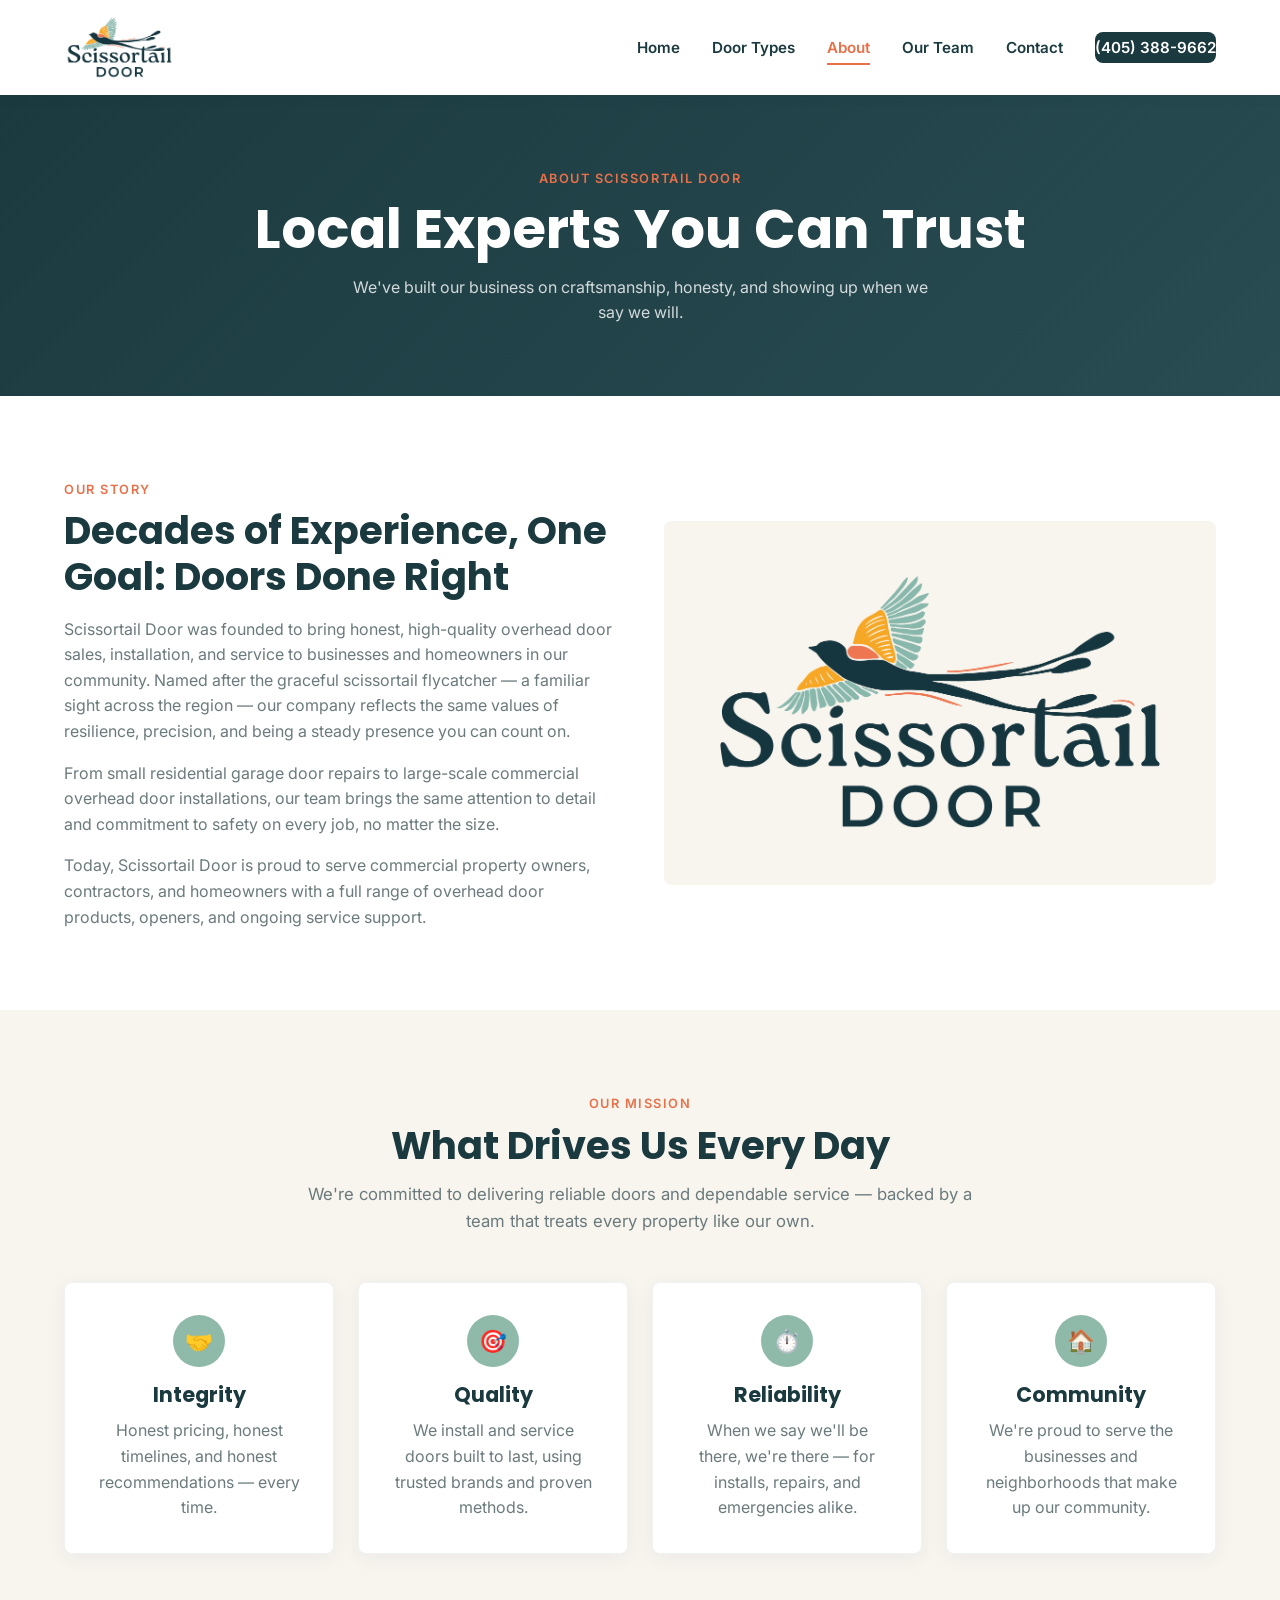
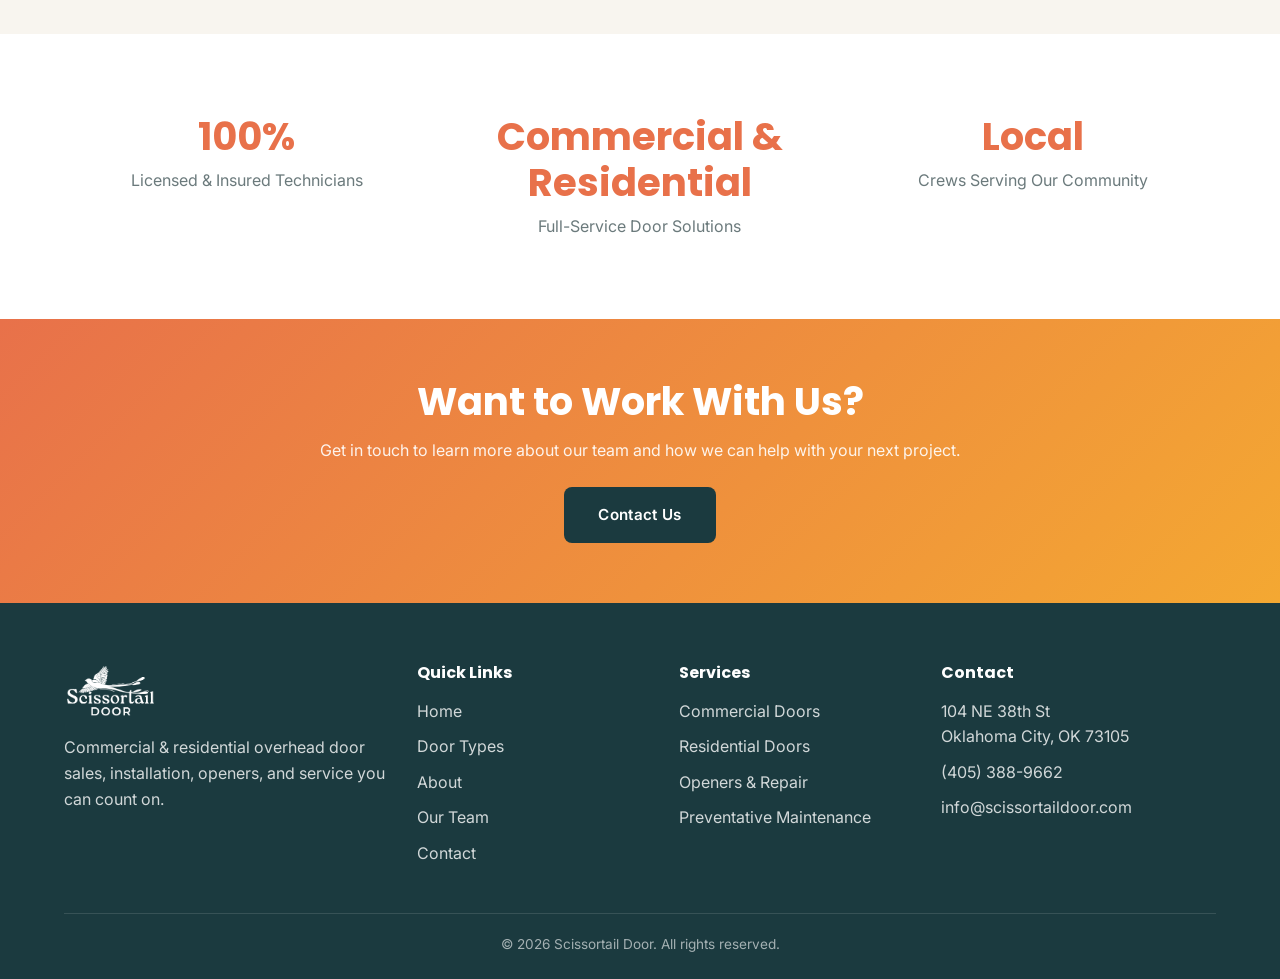
<file: about.html>
<!DOCTYPE html>
<html lang="en">
<head>
  <meta charset="UTF-8" />
  <meta name="viewport" content="width=device-width, initial-scale=1.0" />
  <title>About Scissortail Door | Oklahoma City Overhead Door Company</title>
  <meta name="description" content="Learn about Scissortail Door, a locally owned, licensed, and insured overhead door company serving Oklahoma City with commercial and residential door installation and service." />
  <meta name="robots" content="index, follow" />
  <link rel="canonical" href="https://scissortaildoor.com/about.html" />
  <link rel="icon" href="assets/img/ScissortailDoor_Logo_Black.png" type="image/png" />
  <link rel="stylesheet" href="css/style.css" />
  <link rel="preconnect" href="https://fonts.googleapis.com">
  <link href="https://fonts.googleapis.com/css2?family=Inter:wght@400;500;600;700&family=Poppins:wght@600;700&display=swap" rel="stylesheet">

  <!-- Open Graph / Social -->
  <meta property="og:type" content="website" />
  <meta property="og:site_name" content="Scissortail Door" />
  <meta property="og:title" content="About Scissortail Door | Oklahoma City Overhead Door Company" />
  <meta property="og:description" content="Locally owned, licensed, and insured overhead door company serving Oklahoma City with commercial and residential door installation and service." />
  <meta property="og:url" content="https://scissortaildoor.com/about.html" />
  <meta property="og:image" content="https://scissortaildoor.com/assets/img/ScissortailDoor_Logo.png" />
  <meta property="og:locale" content="en_US" />
  <meta name="twitter:card" content="summary" />
  <meta name="twitter:title" content="About Scissortail Door | Oklahoma City Overhead Door Company" />
  <meta name="twitter:description" content="Locally owned, licensed, and insured overhead door company serving Oklahoma City with commercial and residential door installation and service." />
  <meta name="twitter:image" content="https://scissortaildoor.com/assets/img/ScissortailDoor_Logo.png" />
</head>
<body>

  <!-- Header -->
  <header class="site-header">
    <div class="container header-inner">
      <a href="index.html" class="logo">
        <img src="assets/img/ScissortailDoor_Logo.png" alt="Scissortail Door logo" />
      </a>
      <nav>
        <ul class="nav-links">
          <li><a href="index.html">Home</a></li>
          <li><a href="services.html">Door Types</a></li>
          <li><a href="about.html" class="active">About</a></li>
          <li><a href="team.html">Our Team</a></li>
          <li><a href="contact.html">Contact</a></li>
          <li><a href="tel:+14053889662" class="nav-cta">(405) 388-9662</a></li>
        </ul>
      </nav>
      <button class="nav-toggle" aria-label="Toggle navigation">
        <span></span><span></span><span></span>
      </button>
    </div>
  </header>

  <!-- Page Hero -->
  <section class="page-hero">
    <div class="container">
      <span class="eyebrow">About Scissortail Door</span>
      <h1>Local Experts You Can Trust</h1>
      <p>We've built our business on craftsmanship, honesty, and showing up when we say we will.</p>
    </div>
  </section>

  <!-- Our Story -->
  <section class="section">
    <div class="container">
      <div class="split">
        <div>
          <span class="eyebrow">Our Story</span>
          <h2>Decades of Experience, One Goal: Doors Done Right</h2>
          <p style="color: var(--color-muted); margin-top: 16px;">
            Scissortail Door was founded to bring honest, high-quality overhead door sales, installation, and service to businesses and homeowners in our community. Named after the graceful scissortail flycatcher &mdash; a familiar sight across the region &mdash; our company reflects the same values of resilience, precision, and being a steady presence you can count on.
          </p>
          <p style="color: var(--color-muted); margin-top: 16px;">
            From small residential garage door repairs to large-scale commercial overhead door installations, our team brings the same attention to detail and commitment to safety on every job, no matter the size.
          </p>
          <p style="color: var(--color-muted); margin-top: 16px;">
            Today, Scissortail Door is proud to serve commercial property owners, contractors, and homeowners with a full range of overhead door products, openers, and ongoing service support.
          </p>
        </div>
        <div>
          <img src="assets/img/ScissortailDoor_Logo.png" alt="Scissortail Door" style="background-color: var(--color-cream); padding: 40px; border-radius: var(--radius);" />
        </div>
      </div>
    </div>
  </section>

  <!-- Mission / Values -->
  <section class="section section-alt">
    <div class="container">
      <div class="section-header">
        <span class="eyebrow">Our Mission</span>
        <h2>What Drives Us Every Day</h2>
        <p>We're committed to delivering reliable doors and dependable service &mdash; backed by a team that treats every property like our own.</p>
      </div>
      <div class="values-grid">
        <div class="card">
          <div class="icon">&#129309;</div>
          <h3>Integrity</h3>
          <p>Honest pricing, honest timelines, and honest recommendations &mdash; every time.</p>
        </div>
        <div class="card">
          <div class="icon">&#127919;</div>
          <h3>Quality</h3>
          <p>We install and service doors built to last, using trusted brands and proven methods.</p>
        </div>
        <div class="card">
          <div class="icon">&#9201;&#65039;</div>
          <h3>Reliability</h3>
          <p>When we say we'll be there, we're there &mdash; for installs, repairs, and emergencies alike.</p>
        </div>
        <div class="card">
          <div class="icon">&#127968;</div>
          <h3>Community</h3>
          <p>We're proud to serve the businesses and neighborhoods that make up our community.</p>
        </div>
      </div>
    </div>
  </section>

  <!-- Stats -->
  <section class="section">
    <div class="container">
      <div class="grid grid-3" style="text-align: center;">
        <div>
          <h2 style="color: var(--color-orange);">100%</h2>
          <p style="color: var(--color-muted); margin-top: 8px;">Licensed &amp; Insured Technicians</p>
        </div>
        <div>
          <h2 style="color: var(--color-orange);">Commercial &amp; Residential</h2>
          <p style="color: var(--color-muted); margin-top: 8px;">Full-Service Door Solutions</p>
        </div>
        <div>
          <h2 style="color: var(--color-orange);">Local</h2>
          <p style="color: var(--color-muted); margin-top: 8px;">Crews Serving Our Community</p>
        </div>
      </div>
    </div>
  </section>

  <!-- CTA Banner -->
  <section class="cta-banner">
    <div class="container">
      <h2>Want to Work With Us?</h2>
      <p>Get in touch to learn more about our team and how we can help with your next project.</p>
      <a href="contact.html" class="btn" style="background-color: var(--color-navy); color: var(--color-white);">Contact Us</a>
    </div>
  </section>

  <!-- Footer -->
  <footer class="site-footer">
    <div class="container">
      <div class="footer-grid">
        <div>
          <img src="assets/img/ScissortailDoor_Logo_White.png" alt="Scissortail Door logo" />
          <p>Commercial &amp; residential overhead door sales, installation, openers, and service you can count on.</p>
        </div>
        <div>
          <h4>Quick Links</h4>
          <ul>
            <li><a href="index.html">Home</a></li>
            <li><a href="services.html">Door Types</a></li>
            <li><a href="about.html">About</a></li>
            <li><a href="team.html">Our Team</a></li>
            <li><a href="contact.html">Contact</a></li>
          </ul>
        </div>
        <div>
          <h4>Services</h4>
          <ul>
            <li><a href="services.html">Commercial Doors</a></li>
            <li><a href="services.html">Residential Doors</a></li>
            <li><a href="services.html">Openers &amp; Repair</a></li>
            <li><a href="services.html">Preventative Maintenance</a></li>
          </ul>
        </div>
        <div>
          <h4>Contact</h4>
          <ul>
            <li>104 NE 38th St<br />Oklahoma City, OK 73105</li>
            <li><a href="tel:+14053889662">(405) 388-9662</a></li>
            <li><a href="mailto:info@scissortaildoor.com">info@scissortaildoor.com</a></li>
          </ul>
        </div>
      </div>
      <div class="footer-bottom">
        <p>&copy; <span id="year"></span> Scissortail Door. All rights reserved.</p>
      </div>
    </div>
  </footer>

  <script src="js/main.js"></script>
</body>
</html>
</file>
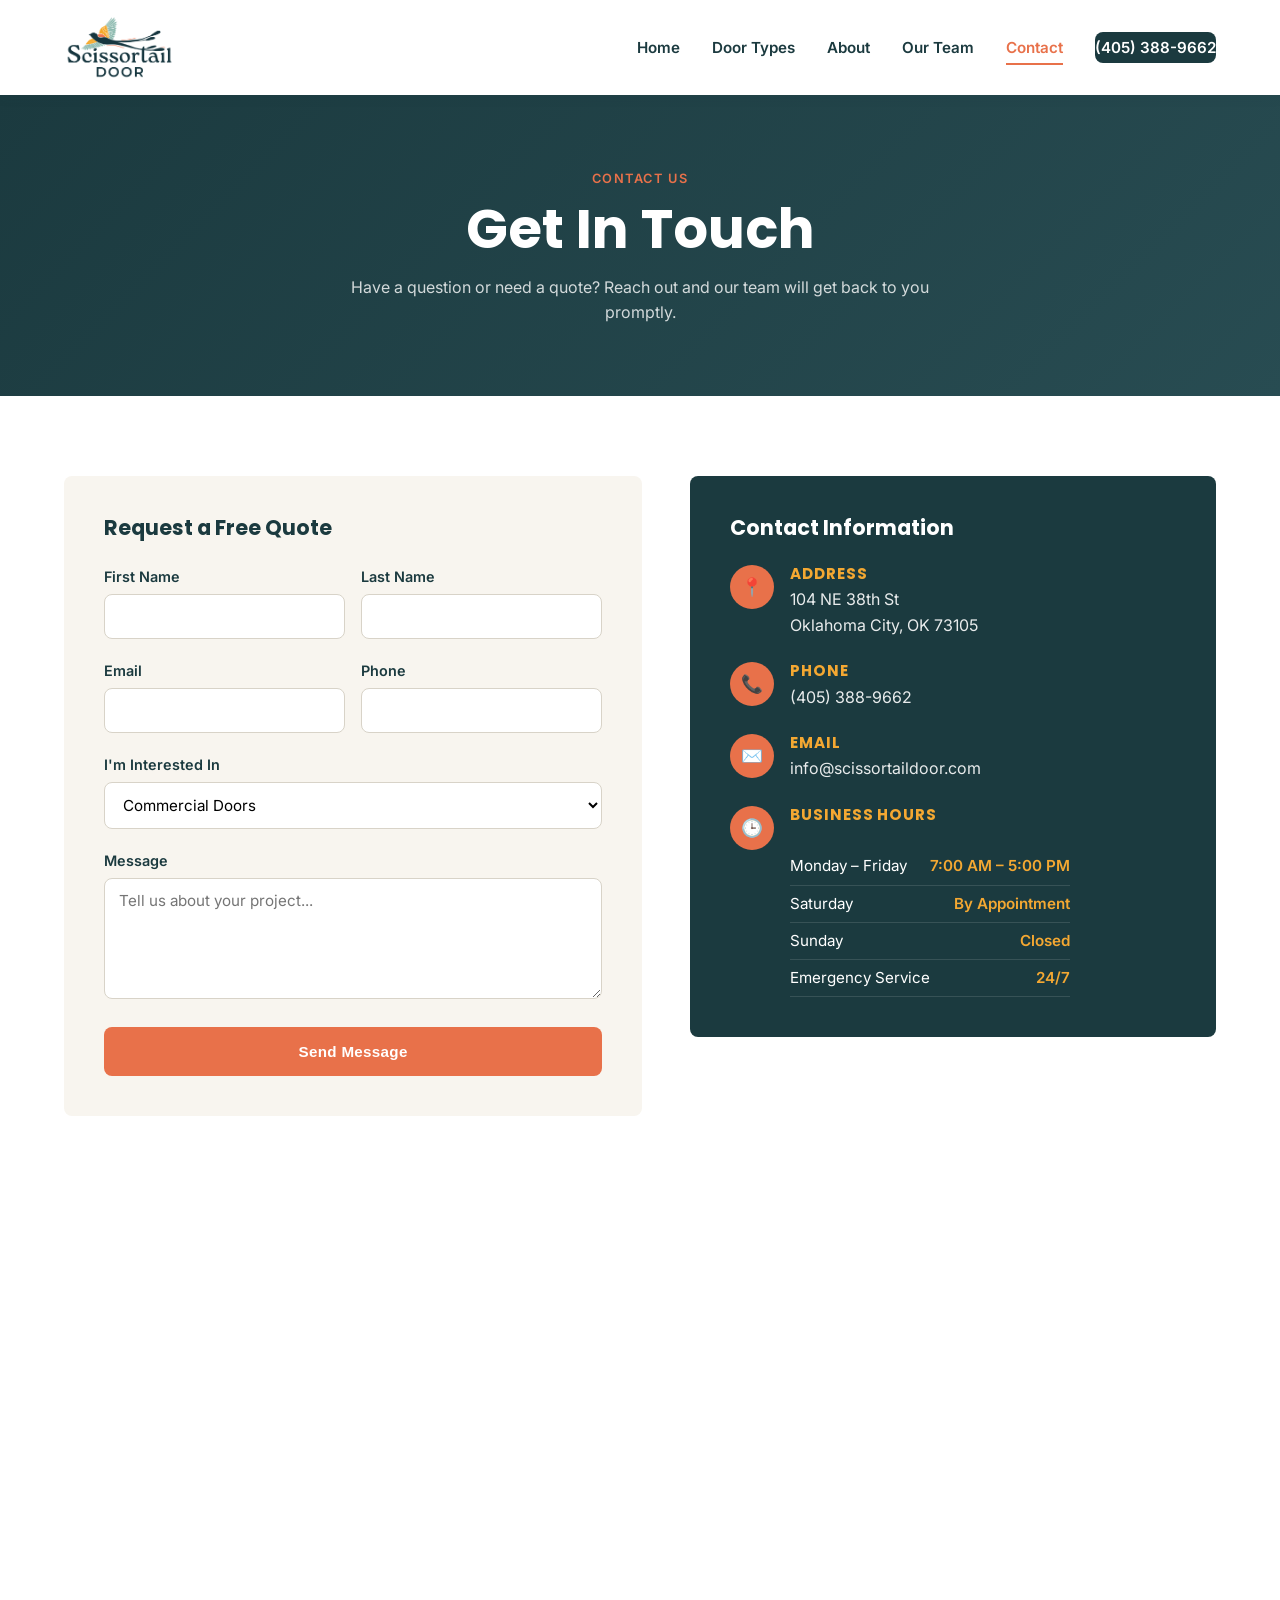
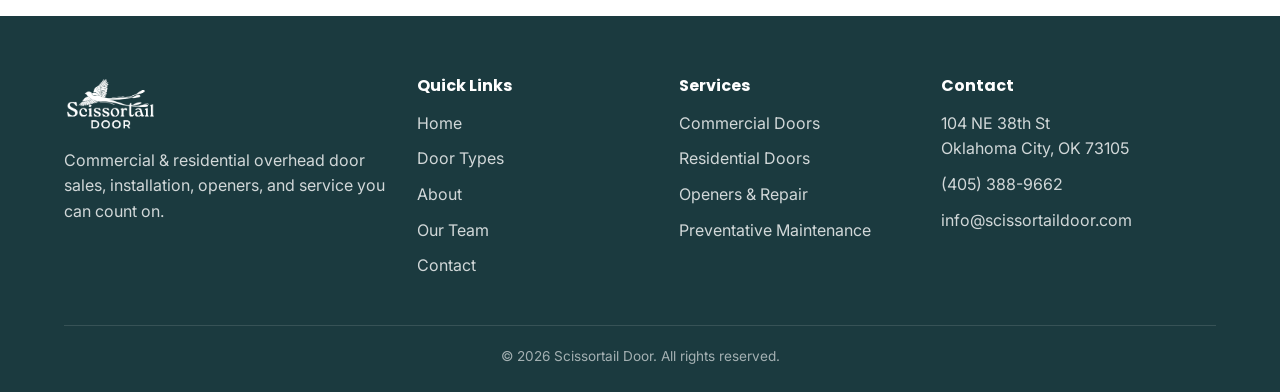
<file: contact.html>
<!DOCTYPE html>
<html lang="en">
<head>
  <meta charset="UTF-8" />
  <meta name="viewport" content="width=device-width, initial-scale=1.0" />
  <title>Contact Us | Scissortail Door Oklahoma City, OK</title>
  <meta name="description" content="Contact Scissortail Door for a free quote on commercial or residential overhead doors, openers, and service in Oklahoma City, OK. Call (405) 388-9662." />
  <meta name="robots" content="index, follow" />
  <link rel="canonical" href="https://scissortaildoor.com/contact.html" />
  <link rel="icon" href="assets/img/ScissortailDoor_Logo_Black.png" type="image/png" />
  <link rel="stylesheet" href="css/style.css" />
  <link rel="preconnect" href="https://fonts.googleapis.com">
  <link href="https://fonts.googleapis.com/css2?family=Inter:wght@400;500;600;700&family=Poppins:wght@600;700&display=swap" rel="stylesheet">

  <!-- Open Graph / Social -->
  <meta property="og:type" content="website" />
  <meta property="og:site_name" content="Scissortail Door" />
  <meta property="og:title" content="Contact Us | Scissortail Door Oklahoma City, OK" />
  <meta property="og:description" content="Contact Scissortail Door for a free quote on commercial or residential overhead doors, openers, and service in Oklahoma City, OK." />
  <meta property="og:url" content="https://scissortaildoor.com/contact.html" />
  <meta property="og:image" content="https://scissortaildoor.com/assets/img/ScissortailDoor_Logo.png" />
  <meta property="og:locale" content="en_US" />
  <meta name="twitter:card" content="summary" />
  <meta name="twitter:title" content="Contact Us | Scissortail Door Oklahoma City, OK" />
  <meta name="twitter:description" content="Contact Scissortail Door for a free quote on commercial or residential overhead doors, openers, and service in Oklahoma City, OK." />
  <meta name="twitter:image" content="https://scissortaildoor.com/assets/img/ScissortailDoor_Logo.png" />

  <!-- Structured Data: Local Business -->
  <script type="application/ld+json">
  {
    "@context": "https://schema.org",
    "@type": "HomeAndConstructionBusiness",
    "name": "Scissortail Door",
    "image": "https://scissortaildoor.com/assets/img/ScissortailDoor_Logo.png",
    "url": "https://scissortaildoor.com/",
    "telephone": "+1-405-388-9662",
    "email": "info@scissortaildoor.com",
    "address": {
      "@type": "PostalAddress",
      "streetAddress": "104 NE 38th St",
      "addressLocality": "Oklahoma City",
      "addressRegion": "OK",
      "postalCode": "73105",
      "addressCountry": "US"
    },
    "openingHoursSpecification": [
      {
        "@type": "OpeningHoursSpecification",
        "dayOfWeek": ["Monday", "Tuesday", "Wednesday", "Thursday", "Friday"],
        "opens": "07:00",
        "closes": "17:00"
      }
    ]
  }
  </script>
</head>
<body>

  <!-- Header -->
  <header class="site-header">
    <div class="container header-inner">
      <a href="index.html" class="logo">
        <img src="assets/img/ScissortailDoor_Logo.png" alt="Scissortail Door logo" />
      </a>
      <nav>
        <ul class="nav-links">
          <li><a href="index.html">Home</a></li>
          <li><a href="services.html">Door Types</a></li>
          <li><a href="about.html">About</a></li>
          <li><a href="team.html">Our Team</a></li>
          <li><a href="contact.html" class="active">Contact</a></li>
          <li><a href="tel:+14053889662" class="nav-cta">(405) 388-9662</a></li>
        </ul>
      </nav>
      <button class="nav-toggle" aria-label="Toggle navigation">
        <span></span><span></span><span></span>
      </button>
    </div>
  </header>

  <!-- Page Hero -->
  <section class="page-hero">
    <div class="container">
      <span class="eyebrow">Contact Us</span>
      <h1>Get In Touch</h1>
      <p>Have a question or need a quote? Reach out and our team will get back to you promptly.</p>
    </div>
  </section>

  <!-- Contact Section -->
  <section class="section">
    <div class="container">
      <div class="contact-grid">

        <!-- Contact Form -->
        <div class="form-card">
          <h3 style="margin-bottom: 24px;">Request a Free Quote</h3>
          <form action="#" method="POST">
            <div class="form-row">
              <div class="form-group">
                <label for="first-name">First Name</label>
                <input type="text" id="first-name" name="first-name" required />
              </div>
              <div class="form-group">
                <label for="last-name">Last Name</label>
                <input type="text" id="last-name" name="last-name" required />
              </div>
            </div>
            <div class="form-row">
              <div class="form-group">
                <label for="email">Email</label>
                <input type="email" id="email" name="email" required />
              </div>
              <div class="form-group">
                <label for="phone">Phone</label>
                <input type="tel" id="phone" name="phone" />
              </div>
            </div>
            <div class="form-group">
              <label for="service-type">I'm Interested In</label>
              <select id="service-type" name="service-type">
                <option value="commercial">Commercial Doors</option>
                <option value="residential">Residential Doors</option>
                <option value="opener">Opener Installation</option>
                <option value="repair">Repair / Service</option>
                <option value="other">Other</option>
              </select>
            </div>
            <div class="form-group">
              <label for="message">Message</label>
              <textarea id="message" name="message" rows="5" placeholder="Tell us about your project..."></textarea>
            </div>
            <button type="submit" class="btn btn-primary" style="width: 100%;">Send Message</button>
          </form>
        </div>

        <!-- Contact Info -->
        <div>
          <div class="contact-info-card">
            <h3>Contact Information</h3>

            <div class="contact-detail">
              <div class="icon">&#128205;</div>
              <div>
                <h4>Address</h4>
                <p>104 NE 38th St<br />Oklahoma City, OK 73105</p>
              </div>
            </div>

            <div class="contact-detail">
              <div class="icon">&#128222;</div>
              <div>
                <h4>Phone</h4>
                <a href="tel:+14053889662">(405) 388-9662</a>
              </div>
            </div>

            <div class="contact-detail">
              <div class="icon">&#9993;&#65039;</div>
              <div>
                <h4>Email</h4>
                <a href="mailto:info@scissortaildoor.com">info@scissortaildoor.com</a>
              </div>
            </div>

            <div class="contact-detail">
              <div class="icon">&#128338;</div>
              <div>
                <h4>Business Hours</h4>
                <table class="hours-table">
                  <tr><td>Monday &ndash; Friday</td><td>7:00 AM &ndash; 5:00 PM</td></tr>
                  <tr><td>Saturday</td><td>By Appointment</td></tr>
                  <tr><td>Sunday</td><td>Closed</td></tr>
                  <tr><td>Emergency Service</td><td>24/7</td></tr>
                </table>
              </div>
            </div>
          </div>
        </div>

      </div>

      <!-- Map -->
      <div class="map-wrap">
        <iframe
          src="https://www.openstreetmap.org/export/embed.html?bbox=-97.5350%2C35.5050%2C-97.5050%2C35.5250&amp;marker=35.5150%2C-97.5200&amp;layer=mapnik"
          loading="lazy"
          title="Scissortail Door location map"
          referrerpolicy="no-referrer-when-downgrade">
        </iframe>
      </div>
    </div>
  </section>

  <!-- Footer -->
  <footer class="site-footer">
    <div class="container">
      <div class="footer-grid">
        <div>
          <img src="assets/img/ScissortailDoor_Logo_White.png" alt="Scissortail Door logo" />
          <p>Commercial &amp; residential overhead door sales, installation, openers, and service you can count on.</p>
        </div>
        <div>
          <h4>Quick Links</h4>
          <ul>
            <li><a href="index.html">Home</a></li>
            <li><a href="services.html">Door Types</a></li>
            <li><a href="about.html">About</a></li>
            <li><a href="team.html">Our Team</a></li>
            <li><a href="contact.html">Contact</a></li>
          </ul>
        </div>
        <div>
          <h4>Services</h4>
          <ul>
            <li><a href="services.html">Commercial Doors</a></li>
            <li><a href="services.html">Residential Doors</a></li>
            <li><a href="services.html">Openers &amp; Repair</a></li>
            <li><a href="services.html">Preventative Maintenance</a></li>
          </ul>
        </div>
        <div>
          <h4>Contact</h4>
          <ul>
            <li>104 NE 38th St<br />Oklahoma City, OK 73105</li>
            <li><a href="tel:+14053889662">(405) 388-9662</a></li>
            <li><a href="mailto:info@scissortaildoor.com">info@scissortaildoor.com</a></li>
          </ul>
        </div>
      </div>
      <div class="footer-bottom">
        <p>&copy; <span id="year"></span> Scissortail Door. All rights reserved.</p>
      </div>
    </div>
  </footer>

  <script src="js/main.js"></script>
</body>
</html>
</file>
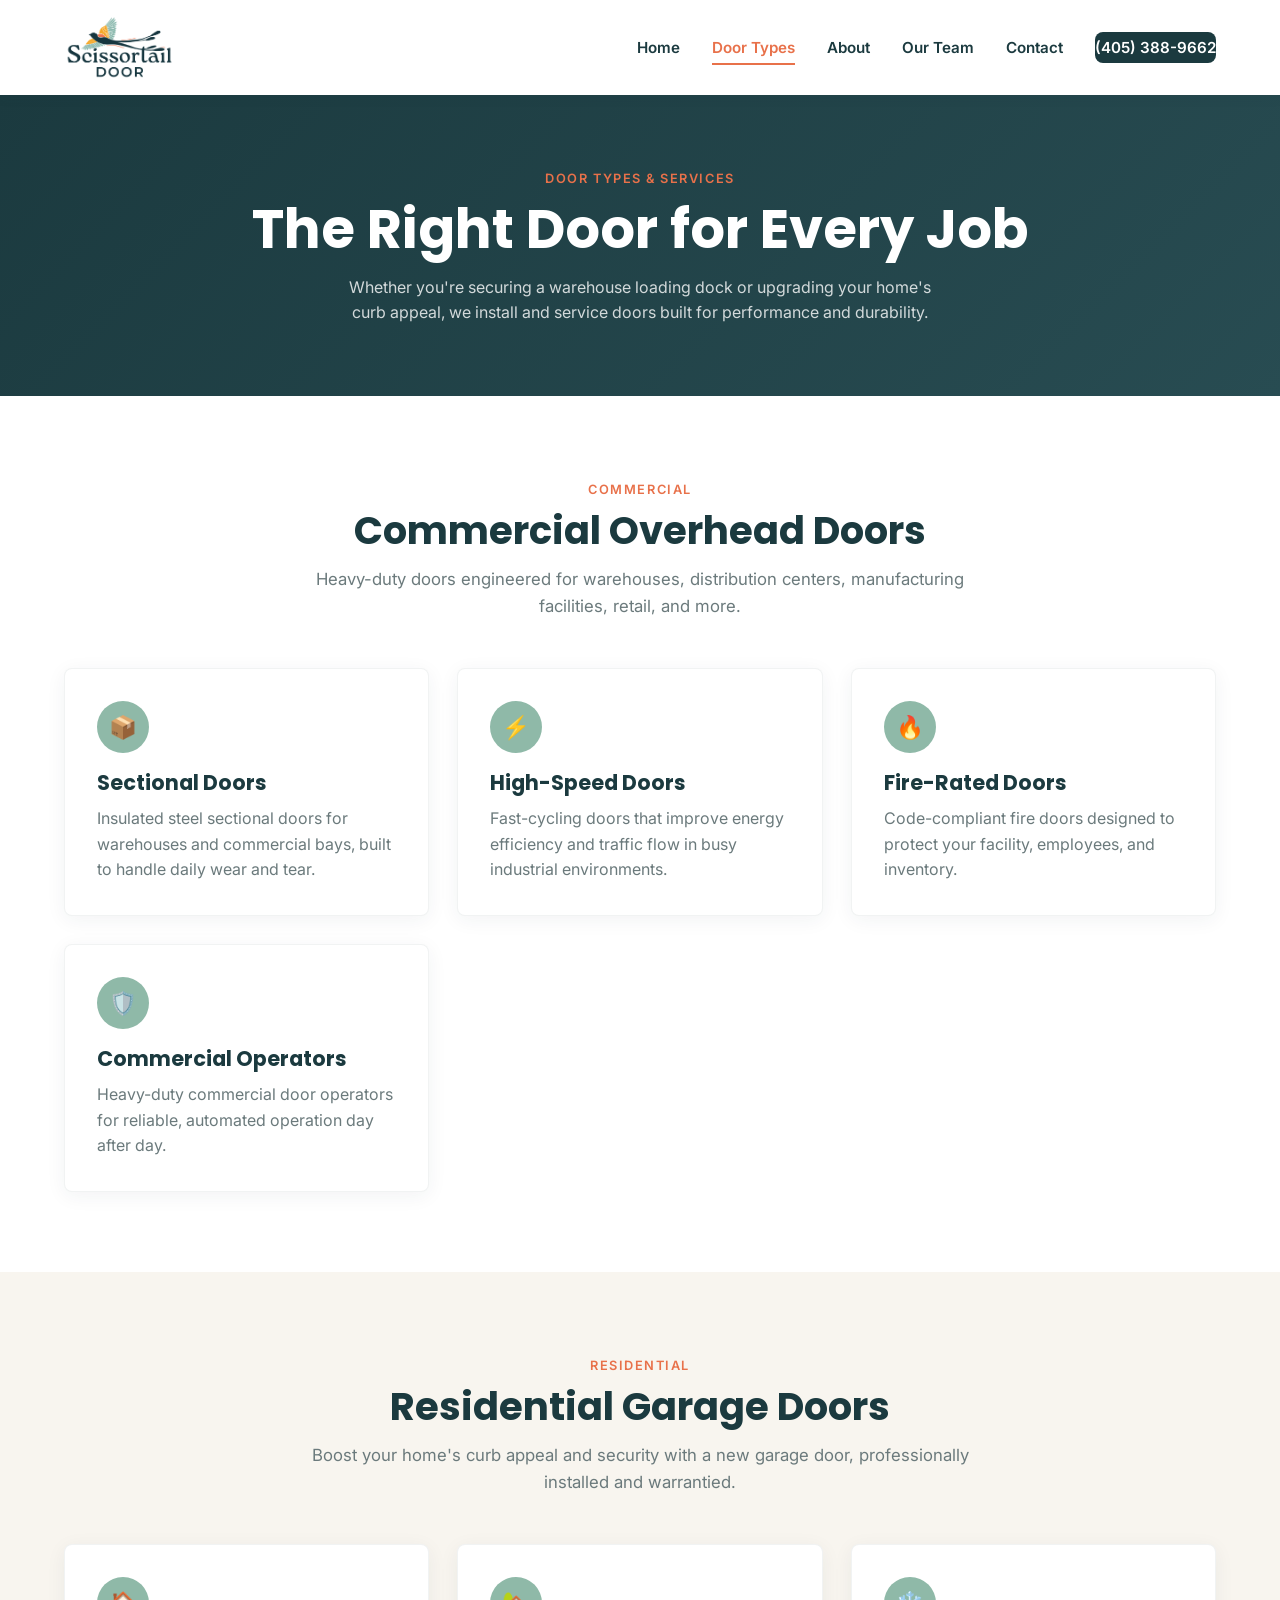
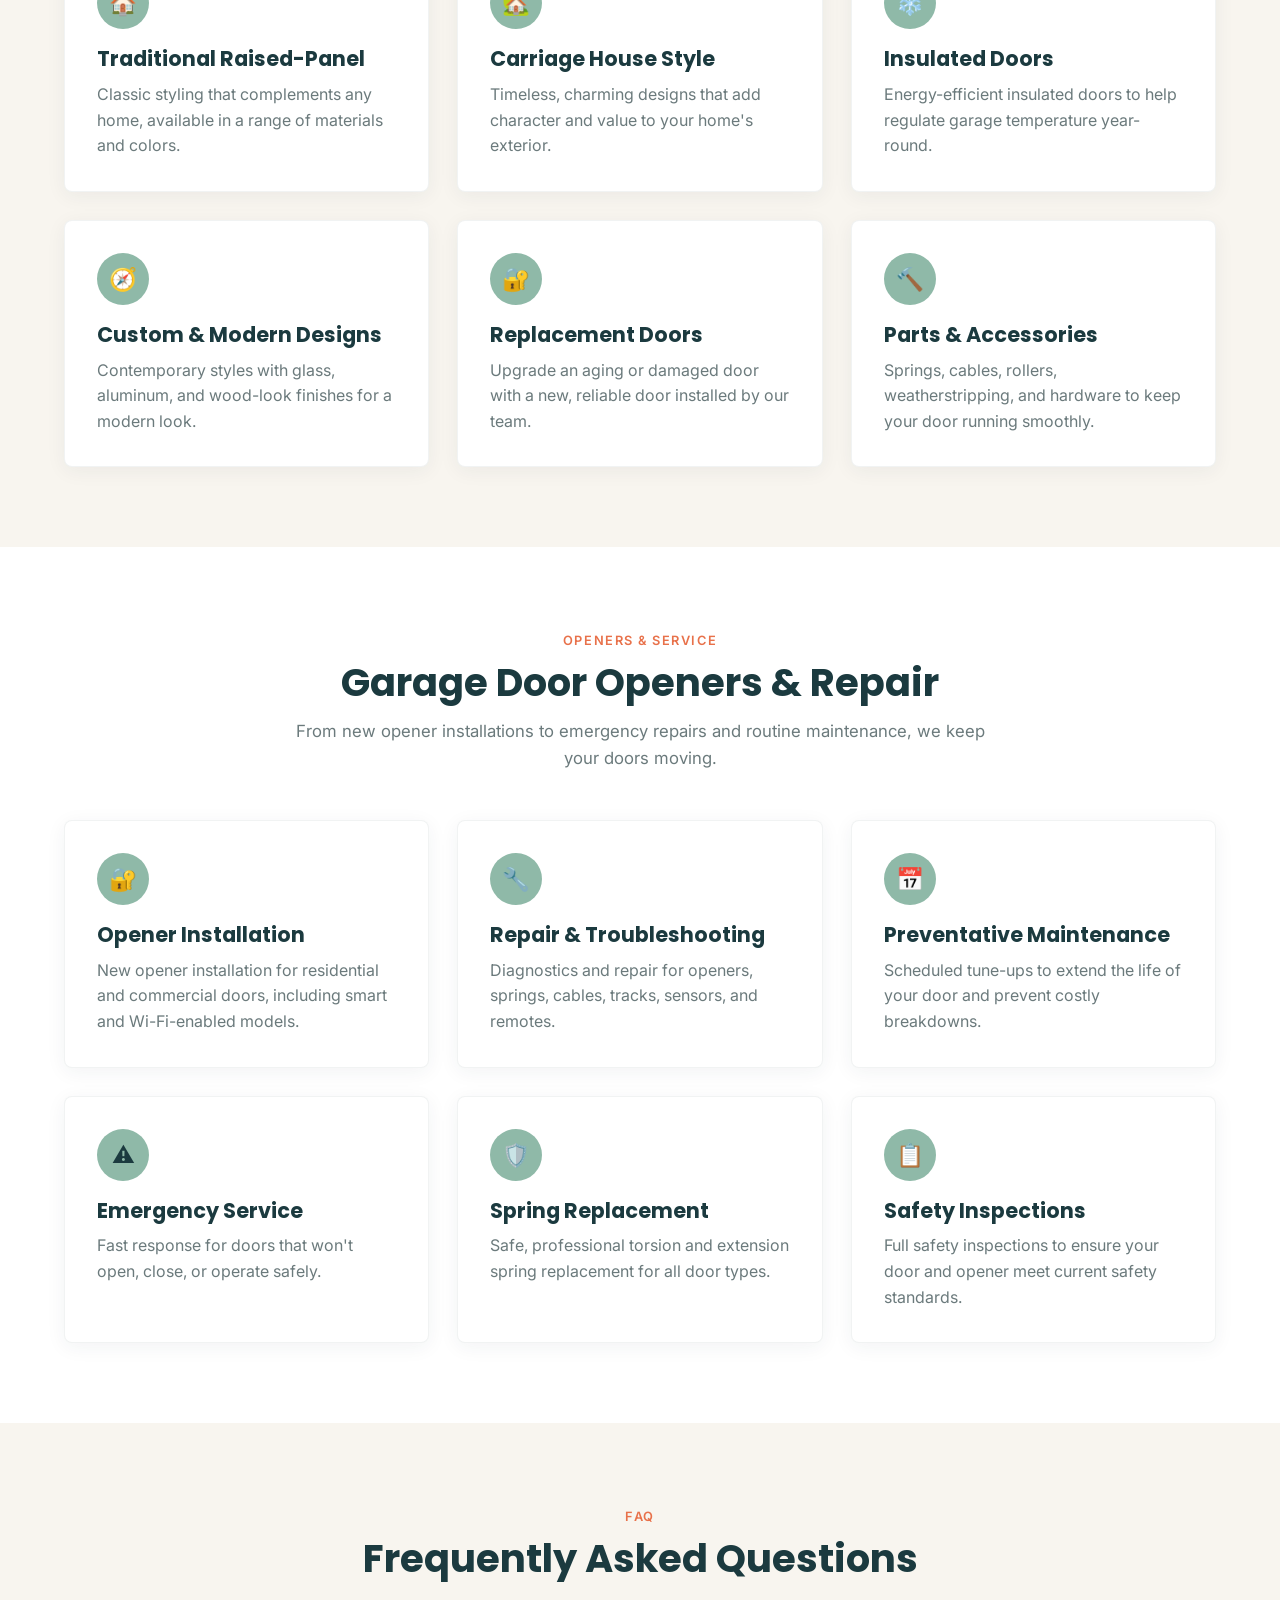
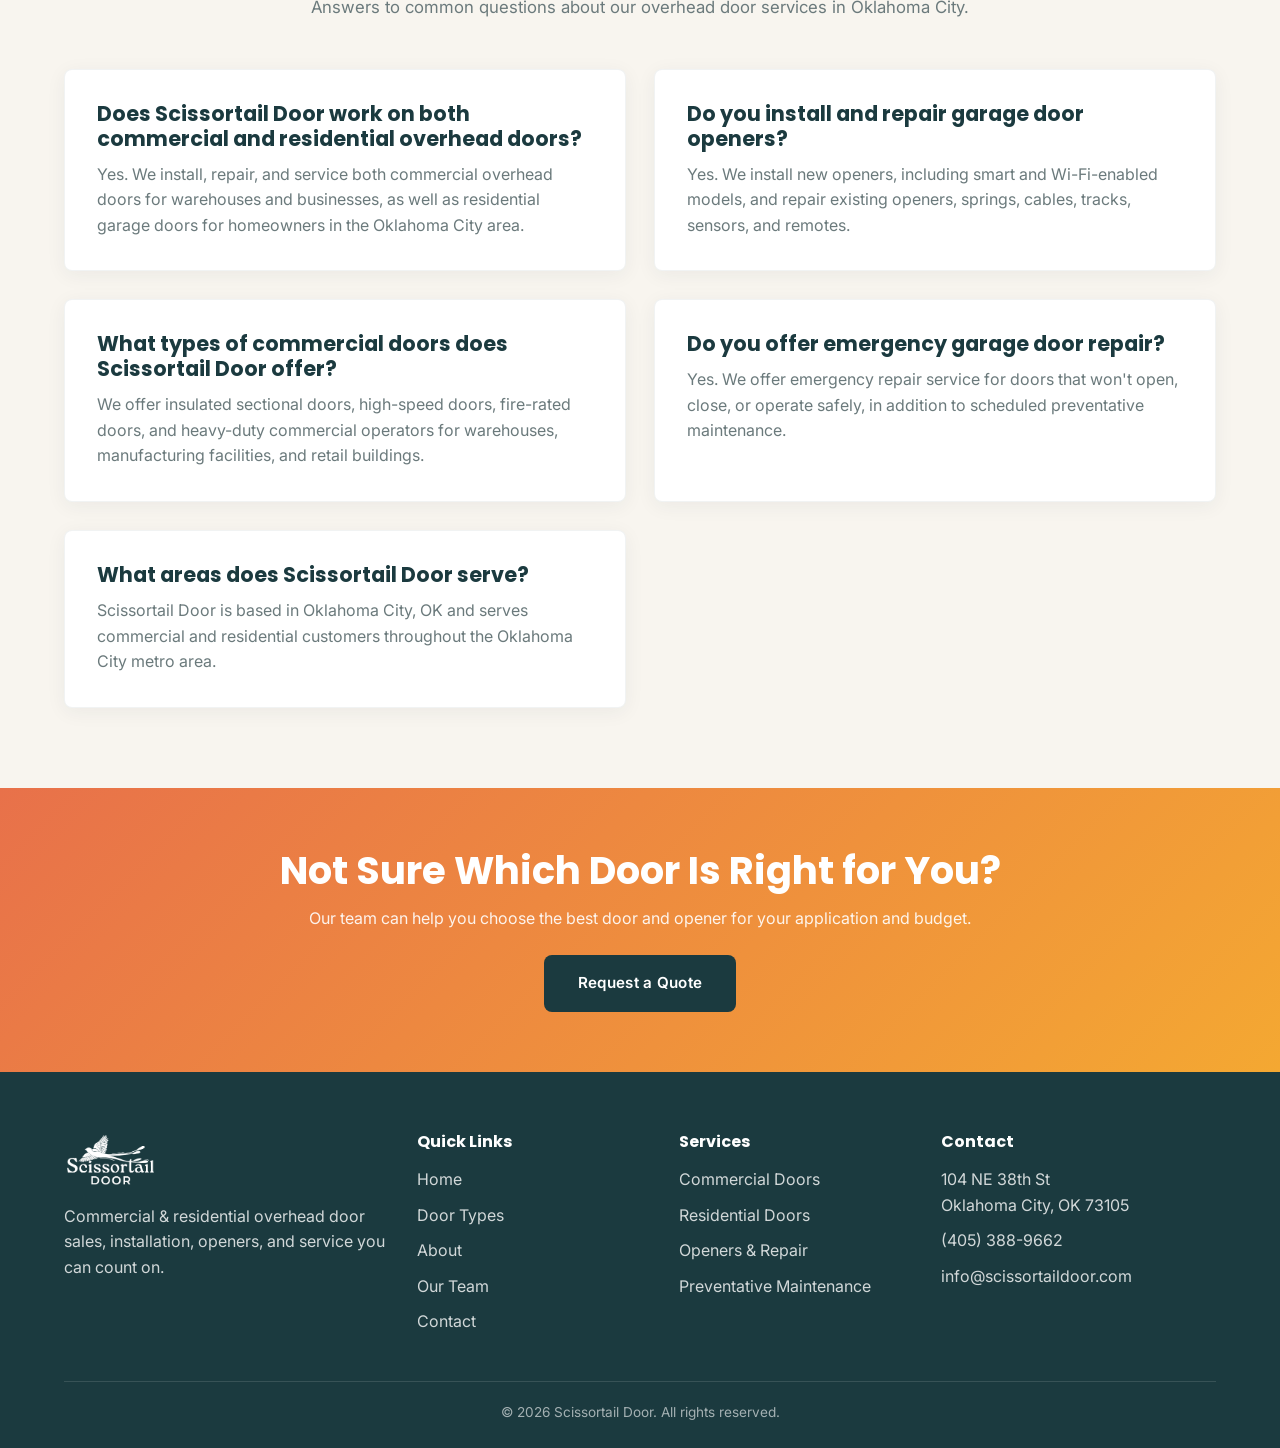
<file: services.html>
<!DOCTYPE html>
<html lang="en">
<head>
  <meta charset="UTF-8" />
  <meta name="viewport" content="width=device-width, initial-scale=1.0" />
  <title>Commercial &amp; Residential Garage Door Types | Scissortail Door</title>
  <meta name="description" content="Sectional and high-speed commercial doors, fire-rated doors, residential garage doors, and opener installation &amp; repair in Oklahoma City, OK." />
  <meta name="robots" content="index, follow" />
  <link rel="canonical" href="https://scissortaildoor.com/services.html" />
  <link rel="icon" href="assets/img/ScissortailDoor_Logo_Black.png" type="image/png" />
  <link rel="stylesheet" href="css/style.css" />
  <link rel="preconnect" href="https://fonts.googleapis.com">
  <link href="https://fonts.googleapis.com/css2?family=Inter:wght@400;500;600;700&family=Poppins:wght@600;700&display=swap" rel="stylesheet">

  <!-- Open Graph / Social -->
  <meta property="og:type" content="website" />
  <meta property="og:site_name" content="Scissortail Door" />
  <meta property="og:title" content="Commercial &amp; Residential Garage Door Types | Scissortail Door" />
  <meta property="og:description" content="Sectional and high-speed commercial doors, fire-rated doors, residential garage doors, and opener installation &amp; repair in Oklahoma City, OK." />
  <meta property="og:url" content="https://scissortaildoor.com/services.html" />
  <meta property="og:image" content="https://scissortaildoor.com/assets/img/ScissortailDoor_Logo.png" />
  <meta property="og:locale" content="en_US" />
  <meta name="twitter:card" content="summary" />
  <meta name="twitter:title" content="Commercial &amp; Residential Garage Door Types | Scissortail Door" />
  <meta name="twitter:description" content="Sectional and high-speed commercial doors, fire-rated doors, residential garage doors, and opener installation &amp; repair in Oklahoma City, OK." />
  <meta name="twitter:image" content="https://scissortaildoor.com/assets/img/ScissortailDoor_Logo.png" />

  <!-- Structured Data: FAQ -->
  <script type="application/ld+json">
  {
    "@context": "https://schema.org",
    "@type": "FAQPage",
    "mainEntity": [
      {
        "@type": "Question",
        "name": "Does Scissortail Door work on both commercial and residential overhead doors?",
        "acceptedAnswer": {
          "@type": "Answer",
          "text": "Yes. Scissortail Door installs, repairs, and services both commercial overhead doors for warehouses and businesses, as well as residential garage doors for homeowners in the Oklahoma City area."
        }
      },
      {
        "@type": "Question",
        "name": "Do you install and repair garage door openers?",
        "acceptedAnswer": {
          "@type": "Answer",
          "text": "Yes. We install new garage door openers, including smart and Wi-Fi-enabled models, and we repair and troubleshoot existing openers, springs, cables, tracks, sensors, and remotes."
        }
      },
      {
        "@type": "Question",
        "name": "What types of commercial doors does Scissortail Door offer?",
        "acceptedAnswer": {
          "@type": "Answer",
          "text": "We offer insulated sectional doors, high-speed doors, fire-rated doors, and heavy-duty commercial operators for warehouses, manufacturing facilities, and retail buildings."
        }
      },
      {
        "@type": "Question",
        "name": "Do you offer emergency garage door repair?",
        "acceptedAnswer": {
          "@type": "Answer",
          "text": "Yes. Scissortail Door offers emergency repair service for doors that won't open, close, or operate safely, in addition to scheduled preventative maintenance."
        }
      },
      {
        "@type": "Question",
        "name": "What areas does Scissortail Door serve?",
        "acceptedAnswer": {
          "@type": "Answer",
          "text": "Scissortail Door is based in Oklahoma City, OK and serves commercial and residential customers throughout the Oklahoma City metro area."
        }
      }
    ]
  }
  </script>
</head>
<body>

  <!-- Header -->
  <header class="site-header">
    <div class="container header-inner">
      <a href="index.html" class="logo">
        <img src="assets/img/ScissortailDoor_Logo.png" alt="Scissortail Door logo" />
      </a>
      <nav>
        <ul class="nav-links">
          <li><a href="index.html">Home</a></li>
          <li><a href="services.html" class="active">Door Types</a></li>
          <li><a href="about.html">About</a></li>
          <li><a href="team.html">Our Team</a></li>
          <li><a href="contact.html">Contact</a></li>
          <li><a href="tel:+14053889662" class="nav-cta">(405) 388-9662</a></li>
        </ul>
      </nav>
      <button class="nav-toggle" aria-label="Toggle navigation">
        <span></span><span></span><span></span>
      </button>
    </div>
  </header>

  <!-- Page Hero -->
  <section class="page-hero">
    <div class="container">
      <span class="eyebrow">Door Types &amp; Services</span>
      <h1>The Right Door for Every Job</h1>
      <p>Whether you're securing a warehouse loading dock or upgrading your home's curb appeal, we install and service doors built for performance and durability.</p>
    </div>
  </section>

  <!-- Commercial Doors -->
  <section class="section">
    <div class="container">
      <div class="section-header">
        <span class="eyebrow">Commercial</span>
        <h2>Commercial Overhead Doors</h2>
        <p>Heavy-duty doors engineered for warehouses, distribution centers, manufacturing facilities, retail, and more.</p>
      </div>
      <div class="grid grid-3">
        <div class="card">
          <div class="icon">&#128230;</div>
          <h3>Sectional Doors</h3>
          <p>Insulated steel sectional doors for warehouses and commercial bays, built to handle daily wear and tear.</p>
        </div>
        <div class="card">
          <div class="icon">&#9889;</div>
          <h3>High-Speed Doors</h3>
          <p>Fast-cycling doors that improve energy efficiency and traffic flow in busy industrial environments.</p>
        </div>
        <div class="card">
          <div class="icon">&#128293;</div>
          <h3>Fire-Rated Doors</h3>
          <p>Code-compliant fire doors designed to protect your facility, employees, and inventory.</p>
        </div>
        <div class="card">
          <div class="icon">&#128737;&#65039;</div>
          <h3>Commercial Operators</h3>
          <p>Heavy-duty commercial door operators for reliable, automated operation day after day.</p>
        </div>
      </div>
    </div>
  </section>

  <!-- Residential Doors -->
  <section class="section section-alt">
    <div class="container">
      <div class="section-header">
        <span class="eyebrow">Residential</span>
        <h2>Residential Garage Doors</h2>
        <p>Boost your home's curb appeal and security with a new garage door, professionally installed and warrantied.</p>
      </div>
      <div class="grid grid-3">
        <div class="card">
          <div class="icon">&#127968;</div>
          <h3>Traditional Raised-Panel</h3>
          <p>Classic styling that complements any home, available in a range of materials and colors.</p>
        </div>
        <div class="card">
          <div class="icon">&#127969;</div>
          <h3>Carriage House Style</h3>
          <p>Timeless, charming designs that add character and value to your home's exterior.</p>
        </div>
        <div class="card">
          <div class="icon">&#10052;&#65039;</div>
          <h3>Insulated Doors</h3>
          <p>Energy-efficient insulated doors to help regulate garage temperature year-round.</p>
        </div>
        <div class="card">
          <div class="icon">&#129517;</div>
          <h3>Custom &amp; Modern Designs</h3>
          <p>Contemporary styles with glass, aluminum, and wood-look finishes for a modern look.</p>
        </div>
        <div class="card">
          <div class="icon">&#128272;</div>
          <h3>Replacement Doors</h3>
          <p>Upgrade an aging or damaged door with a new, reliable door installed by our team.</p>
        </div>
        <div class="card">
          <div class="icon">&#128296;</div>
          <h3>Parts &amp; Accessories</h3>
          <p>Springs, cables, rollers, weatherstripping, and hardware to keep your door running smoothly.</p>
        </div>
      </div>
    </div>
  </section>

  <!-- Openers & Service -->
  <section class="section">
    <div class="container">
      <div class="section-header">
        <span class="eyebrow">Openers &amp; Service</span>
        <h2>Garage Door Openers &amp; Repair</h2>
        <p>From new opener installations to emergency repairs and routine maintenance, we keep your doors moving.</p>
      </div>
      <div class="grid grid-3">
        <div class="card">
          <div class="icon">&#128272;</div>
          <h3>Opener Installation</h3>
          <p>New opener installation for residential and commercial doors, including smart and Wi-Fi-enabled models.</p>
        </div>
        <div class="card">
          <div class="icon">&#128295;</div>
          <h3>Repair &amp; Troubleshooting</h3>
          <p>Diagnostics and repair for openers, springs, cables, tracks, sensors, and remotes.</p>
        </div>
        <div class="card">
          <div class="icon">&#128197;</div>
          <h3>Preventative Maintenance</h3>
          <p>Scheduled tune-ups to extend the life of your door and prevent costly breakdowns.</p>
        </div>
        <div class="card">
          <div class="icon">&#9888;&#65039;</div>
          <h3>Emergency Service</h3>
          <p>Fast response for doors that won't open, close, or operate safely.</p>
        </div>
        <div class="card">
          <div class="icon">&#128737;&#65039;</div>
          <h3>Spring Replacement</h3>
          <p>Safe, professional torsion and extension spring replacement for all door types.</p>
        </div>
        <div class="card">
          <div class="icon">&#128203;</div>
          <h3>Safety Inspections</h3>
          <p>Full safety inspections to ensure your door and opener meet current safety standards.</p>
        </div>
      </div>
    </div>
  </section>

  <!-- FAQ -->
  <section class="section section-alt">
    <div class="container">
      <div class="section-header">
        <span class="eyebrow">FAQ</span>
        <h2>Frequently Asked Questions</h2>
        <p>Answers to common questions about our overhead door services in Oklahoma City.</p>
      </div>
      <div class="grid grid-2">
        <div class="card">
          <h3>Does Scissortail Door work on both commercial and residential overhead doors?</h3>
          <p>Yes. We install, repair, and service both commercial overhead doors for warehouses and businesses, as well as residential garage doors for homeowners in the Oklahoma City area.</p>
        </div>
        <div class="card">
          <h3>Do you install and repair garage door openers?</h3>
          <p>Yes. We install new openers, including smart and Wi-Fi-enabled models, and repair existing openers, springs, cables, tracks, sensors, and remotes.</p>
        </div>
        <div class="card">
          <h3>What types of commercial doors does Scissortail Door offer?</h3>
          <p>We offer insulated sectional doors, high-speed doors, fire-rated doors, and heavy-duty commercial operators for warehouses, manufacturing facilities, and retail buildings.</p>
        </div>
        <div class="card">
          <h3>Do you offer emergency garage door repair?</h3>
          <p>Yes. We offer emergency repair service for doors that won't open, close, or operate safely, in addition to scheduled preventative maintenance.</p>
        </div>
        <div class="card">
          <h3>What areas does Scissortail Door serve?</h3>
          <p>Scissortail Door is based in Oklahoma City, OK and serves commercial and residential customers throughout the Oklahoma City metro area.</p>
        </div>
      </div>
    </div>
  </section>

  <!-- CTA Banner -->
  <section class="cta-banner">
    <div class="container">
      <h2>Not Sure Which Door Is Right for You?</h2>
      <p>Our team can help you choose the best door and opener for your application and budget.</p>
      <a href="contact.html" class="btn" style="background-color: var(--color-navy); color: var(--color-white);">Request a Quote</a>
    </div>
  </section>

  <!-- Footer -->
  <footer class="site-footer">
    <div class="container">
      <div class="footer-grid">
        <div>
          <img src="assets/img/ScissortailDoor_Logo_White.png" alt="Scissortail Door logo" />
          <p>Commercial &amp; residential overhead door sales, installation, openers, and service you can count on.</p>
        </div>
        <div>
          <h4>Quick Links</h4>
          <ul>
            <li><a href="index.html">Home</a></li>
            <li><a href="services.html">Door Types</a></li>
            <li><a href="about.html">About</a></li>
            <li><a href="team.html">Our Team</a></li>
            <li><a href="contact.html">Contact</a></li>
          </ul>
        </div>
        <div>
          <h4>Services</h4>
          <ul>
            <li><a href="services.html">Commercial Doors</a></li>
            <li><a href="services.html">Residential Doors</a></li>
            <li><a href="services.html">Openers &amp; Repair</a></li>
            <li><a href="services.html">Preventative Maintenance</a></li>
          </ul>
        </div>
        <div>
          <h4>Contact</h4>
          <ul>
            <li>104 NE 38th St<br />Oklahoma City, OK 73105</li>
            <li><a href="tel:+14053889662">(405) 388-9662</a></li>
            <li><a href="mailto:info@scissortaildoor.com">info@scissortaildoor.com</a></li>
          </ul>
        </div>
      </div>
      <div class="footer-bottom">
        <p>&copy; <span id="year"></span> Scissortail Door. All rights reserved.</p>
      </div>
    </div>
  </footer>

  <script src="js/main.js"></script>
</body>
</html>
</file>
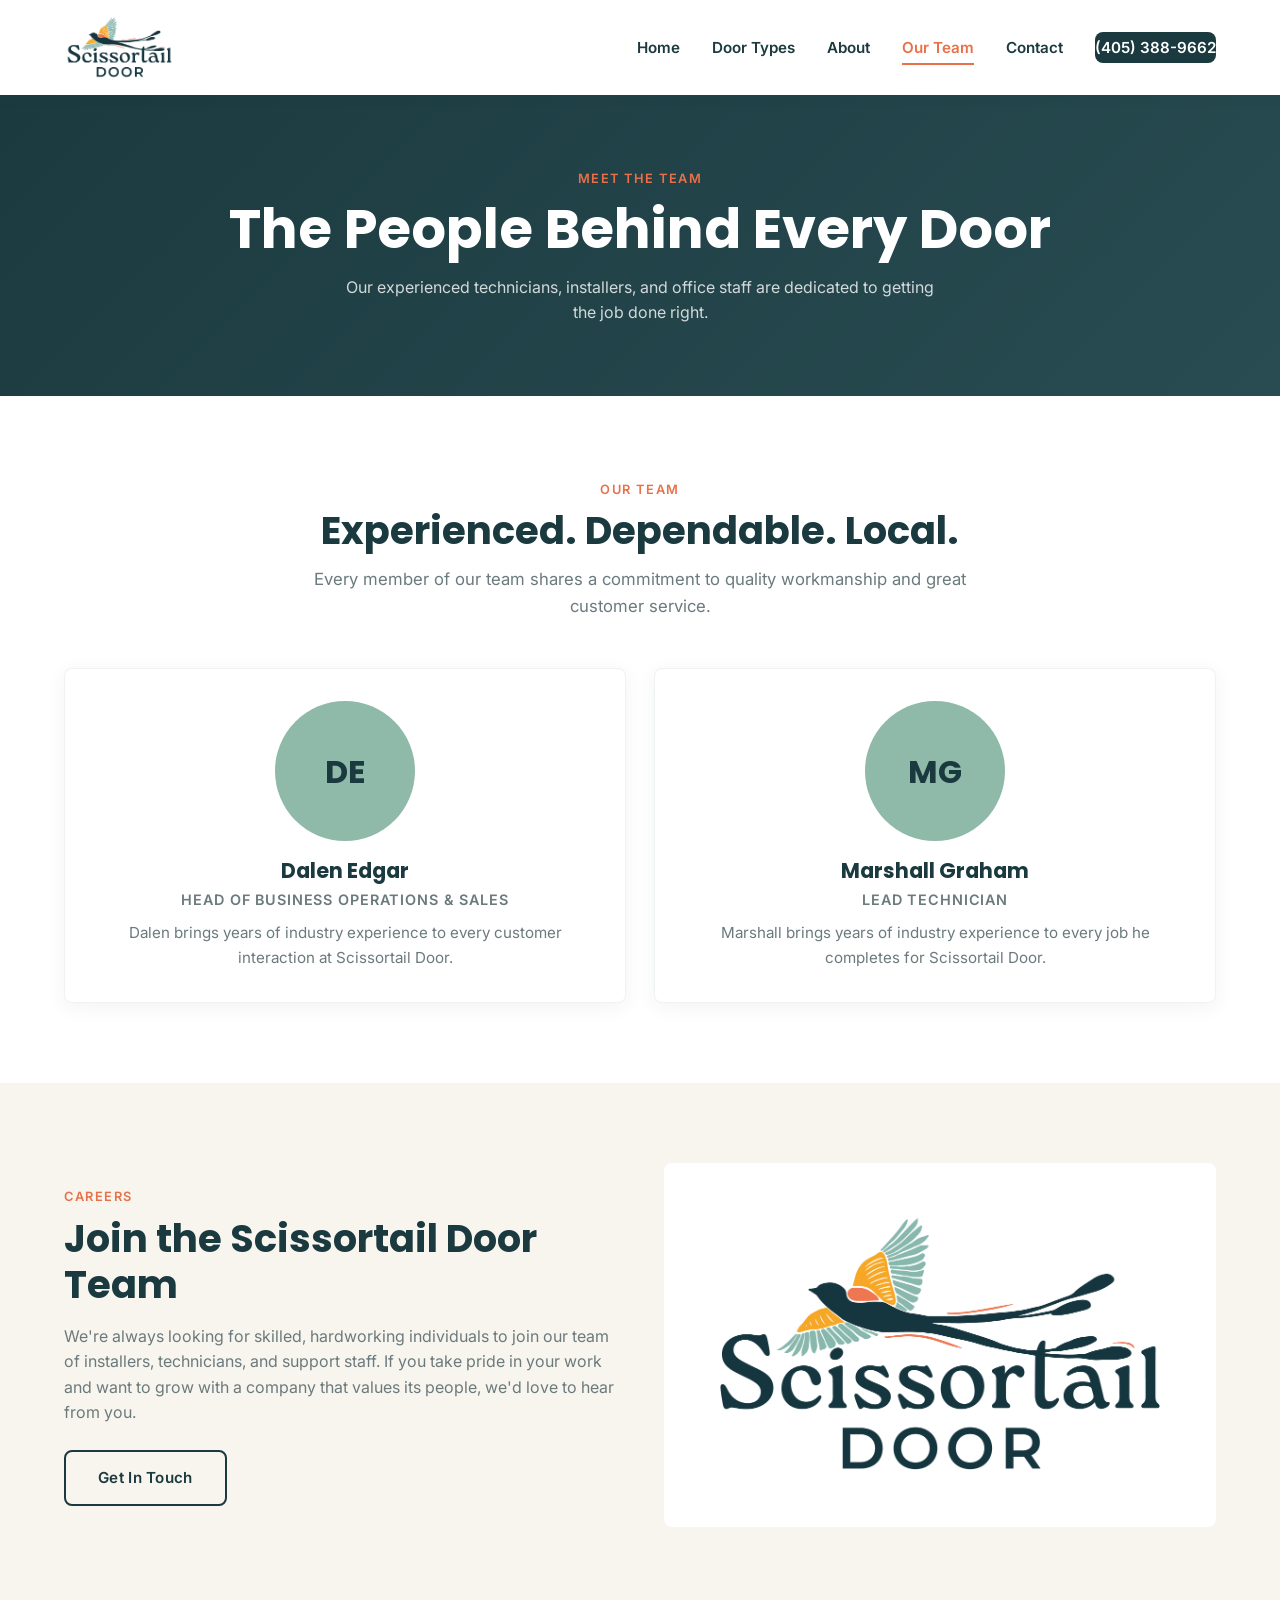
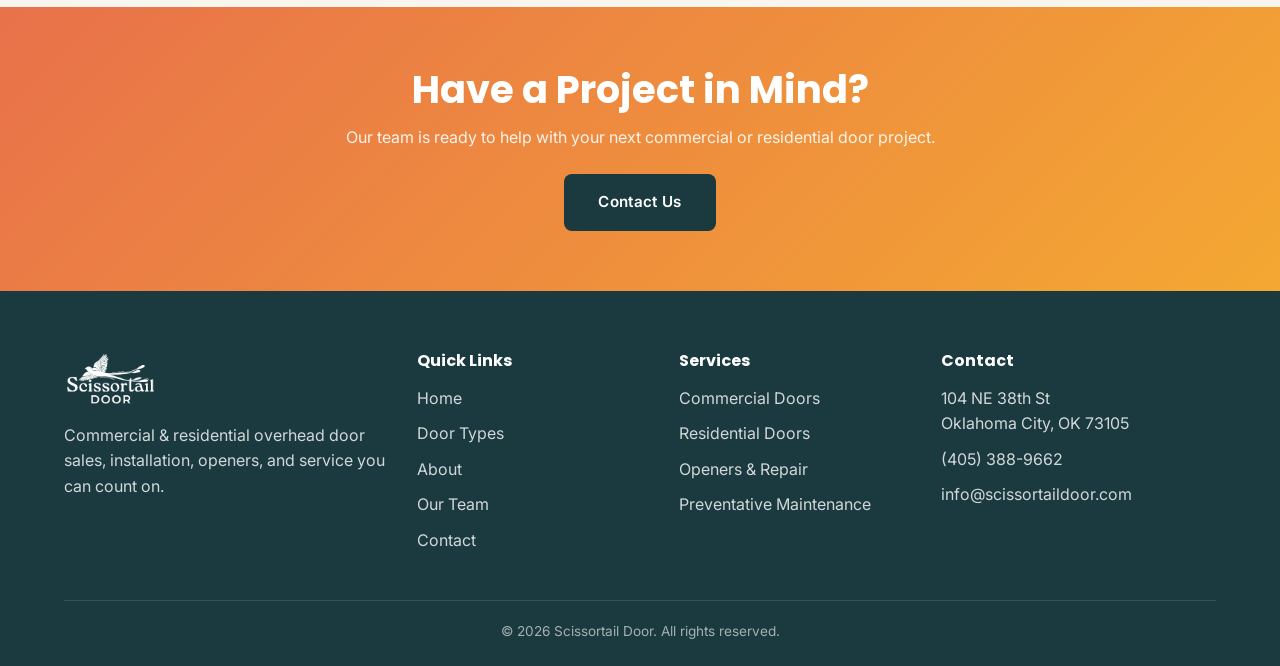
<file: team.html>
<!DOCTYPE html>
<html lang="en">
<head>
  <meta charset="UTF-8" />
  <meta name="viewport" content="width=device-width, initial-scale=1.0" />
  <title>Our Team | Scissortail Door Oklahoma City</title>
  <meta name="description" content="Meet the Scissortail Door team — the people behind our commercial and residential overhead door installations and service in Oklahoma City, OK." />
  <meta name="robots" content="index, follow" />
  <link rel="canonical" href="https://scissortaildoor.com/team.html" />
  <link rel="icon" href="assets/img/ScissortailDoor_Logo_Black.png" type="image/png" />
  <link rel="stylesheet" href="css/style.css" />
  <link rel="preconnect" href="https://fonts.googleapis.com">
  <link href="https://fonts.googleapis.com/css2?family=Inter:wght@400;500;600;700&family=Poppins:wght@600;700&display=swap" rel="stylesheet">

  <!-- Open Graph / Social -->
  <meta property="og:type" content="website" />
  <meta property="og:site_name" content="Scissortail Door" />
  <meta property="og:title" content="Our Team | Scissortail Door Oklahoma City" />
  <meta property="og:description" content="Meet the Scissortail Door team — the people behind our commercial and residential overhead door installations and service in Oklahoma City, OK." />
  <meta property="og:url" content="https://scissortaildoor.com/team.html" />
  <meta property="og:image" content="https://scissortaildoor.com/assets/img/ScissortailDoor_Logo.png" />
  <meta property="og:locale" content="en_US" />
  <meta name="twitter:card" content="summary" />
  <meta name="twitter:title" content="Our Team | Scissortail Door Oklahoma City" />
  <meta name="twitter:description" content="Meet the Scissortail Door team — the people behind our commercial and residential overhead door installations and service in Oklahoma City, OK." />
  <meta name="twitter:image" content="https://scissortaildoor.com/assets/img/ScissortailDoor_Logo.png" />
</head>
<body>

  <!-- Header -->
  <header class="site-header">
    <div class="container header-inner">
      <a href="index.html" class="logo">
        <img src="assets/img/ScissortailDoor_Logo.png" alt="Scissortail Door logo" />
      </a>
      <nav>
        <ul class="nav-links">
          <li><a href="index.html">Home</a></li>
          <li><a href="services.html">Door Types</a></li>
          <li><a href="about.html">About</a></li>
          <li><a href="team.html" class="active">Our Team</a></li>
          <li><a href="contact.html">Contact</a></li>
          <li><a href="tel:+14053889662" class="nav-cta">(405) 388-9662</a></li>
        </ul>
      </nav>
      <button class="nav-toggle" aria-label="Toggle navigation">
        <span></span><span></span><span></span>
      </button>
    </div>
  </header>

  <!-- Page Hero -->
  <section class="page-hero">
    <div class="container">
      <span class="eyebrow">Meet the Team</span>
      <h1>The People Behind Every Door</h1>
      <p>Our experienced technicians, installers, and office staff are dedicated to getting the job done right.</p>
    </div>
  </section>

  <!-- Team Grid -->
  <section class="section">
    <div class="container">
      <div class="section-header">
        <span class="eyebrow">Our Team</span>
        <h2>Experienced. Dependable. Local.</h2>
        <p>Every member of our team shares a commitment to quality workmanship and great customer service.</p>
      </div>
      <div class="grid grid-2">

        <div class="card team-card">
          <div class="team-photo">DE</div>
          <h3>Dalen Edgar</h3>
          <p class="team-role">Head of Business Operations &amp; Sales</p>
          <p class="bio">Dalen brings years of industry experience to every customer interaction at Scissortail Door.</p>
        </div>

        <div class="card team-card">
          <div class="team-photo">MG</div>
          <h3>Marshall Graham</h3>
          <p class="team-role">Lead Technician</p>
          <p class="bio">Marshall brings years of industry experience to every job he completes for Scissortail Door.</p>
        </div>

      </div>
    </div>
  </section>

  <!-- Join the Team -->
  <section class="section section-alt">
    <div class="container">
      <div class="split">
        <div>
          <span class="eyebrow">Careers</span>
          <h2>Join the Scissortail Door Team</h2>
          <p style="color: var(--color-muted); margin-top: 16px;">
            We're always looking for skilled, hardworking individuals to join our team of installers, technicians, and support staff. If you take pride in your work and want to grow with a company that values its people, we'd love to hear from you.
          </p>
          <a href="contact.html" class="btn btn-outline" style="margin-top: 24px;">Get In Touch</a>
        </div>
        <div>
          <img src="assets/img/ScissortailDoor_Logo.png" alt="Scissortail Door" style="background-color: var(--color-white); padding: 40px; border-radius: var(--radius);" />
        </div>
      </div>
    </div>
  </section>

  <!-- CTA Banner -->
  <section class="cta-banner">
    <div class="container">
      <h2>Have a Project in Mind?</h2>
      <p>Our team is ready to help with your next commercial or residential door project.</p>
      <a href="contact.html" class="btn" style="background-color: var(--color-navy); color: var(--color-white);">Contact Us</a>
    </div>
  </section>

  <!-- Footer -->
  <footer class="site-footer">
    <div class="container">
      <div class="footer-grid">
        <div>
          <img src="assets/img/ScissortailDoor_Logo_White.png" alt="Scissortail Door logo" />
          <p>Commercial &amp; residential overhead door sales, installation, openers, and service you can count on.</p>
        </div>
        <div>
          <h4>Quick Links</h4>
          <ul>
            <li><a href="index.html">Home</a></li>
            <li><a href="services.html">Door Types</a></li>
            <li><a href="about.html">About</a></li>
            <li><a href="team.html">Our Team</a></li>
            <li><a href="contact.html">Contact</a></li>
          </ul>
        </div>
        <div>
          <h4>Services</h4>
          <ul>
            <li><a href="services.html">Commercial Doors</a></li>
            <li><a href="services.html">Residential Doors</a></li>
            <li><a href="services.html">Openers &amp; Repair</a></li>
            <li><a href="services.html">Preventative Maintenance</a></li>
          </ul>
        </div>
        <div>
          <h4>Contact</h4>
          <ul>
            <li>104 NE 38th St<br />Oklahoma City, OK 73105</li>
            <li><a href="tel:+14053889662">(405) 388-9662</a></li>
            <li><a href="mailto:info@scissortaildoor.com">info@scissortaildoor.com</a></li>
          </ul>
        </div>
      </div>
      <div class="footer-bottom">
        <p>&copy; <span id="year"></span> Scissortail Door. All rights reserved.</p>
      </div>
    </div>
  </footer>

  <script src="js/main.js"></script>
</body>
</html>
</file>
<file: css/style.css>
/* ============================
   Scissortail Door - Site Styles
   ============================ */

:root {
  --color-navy: #1B3A3F;
  --color-navy-light: #284c52;
  --color-orange: #E8714A;
  --color-gold: #F4A832;
  --color-sage: #8FB9A8;
  --color-cream: #F8F5EF;
  --color-white: #FFFFFF;
  --color-text: #2A2A2A;
  --color-muted: #6B7A7C;

  --font-heading: 'Poppins', 'Segoe UI', sans-serif;
  --font-body: 'Inter', 'Segoe UI', sans-serif;

  --max-width: 1200px;
  --radius: 8px;
  --transition: 0.25s ease;
}

* {
  box-sizing: border-box;
  margin: 0;
  padding: 0;
}

html {
  scroll-behavior: smooth;
}

body {
  font-family: var(--font-body);
  color: var(--color-text);
  background-color: var(--color-white);
  line-height: 1.6;
}

img {
  max-width: 100%;
  display: block;
}

a {
  text-decoration: none;
  color: inherit;
}

ul {
  list-style: none;
}

.container {
  max-width: var(--max-width);
  margin: 0 auto;
  padding: 0 24px;
}

h1, h2, h3, h4 {
  font-family: var(--font-heading);
  font-weight: 700;
  color: var(--color-navy);
  line-height: 1.2;
}

h1 { font-size: clamp(2.2rem, 5vw, 3.4rem); }
h2 { font-size: clamp(1.8rem, 4vw, 2.4rem); }
h3 { font-size: 1.3rem; }

.section {
  padding: 80px 0;
}

.section-alt {
  background-color: var(--color-cream);
}

.section-header {
  text-align: center;
  max-width: 700px;
  margin: 0 auto 48px;
}

.section-header p {
  color: var(--color-muted);
  margin-top: 12px;
  font-size: 1.05rem;
}

.eyebrow {
  display: inline-block;
  text-transform: uppercase;
  letter-spacing: 0.12em;
  font-size: 0.8rem;
  font-weight: 600;
  color: var(--color-orange);
  margin-bottom: 8px;
}

/* ===== Buttons ===== */
.btn {
  display: inline-block;
  padding: 14px 32px;
  border-radius: var(--radius);
  font-weight: 600;
  font-size: 0.95rem;
  letter-spacing: 0.02em;
  transition: background-color var(--transition), color var(--transition), transform var(--transition);
  border: 2px solid transparent;
  cursor: pointer;
}

.btn-primary {
  background-color: var(--color-orange);
  color: var(--color-white);
}

.btn-primary:hover {
  background-color: #d65f38;
  transform: translateY(-2px);
}

.btn-secondary {
  background-color: transparent;
  color: var(--color-white);
  border-color: var(--color-white);
}

.btn-secondary:hover {
  background-color: var(--color-white);
  color: var(--color-navy);
}

.btn-outline {
  background-color: transparent;
  color: var(--color-navy);
  border-color: var(--color-navy);
}

.btn-outline:hover {
  background-color: var(--color-navy);
  color: var(--color-white);
}

/* ===== Header / Nav ===== */
.site-header {
  position: sticky;
  top: 0;
  z-index: 1000;
  background-color: var(--color-white);
  box-shadow: 0 2px 12px rgba(27, 58, 63, 0.08);
}

.header-inner {
  display: flex;
  align-items: center;
  justify-content: space-between;
  padding: 14px 24px;
}

.logo img {
  height: 67px;
  width: auto;
}

.nav-links {
  display: flex;
  align-items: center;
  gap: 32px;
}

.nav-links a {
  font-weight: 600;
  font-size: 0.95rem;
  color: var(--color-navy);
  position: relative;
  padding: 6px 0;
  transition: color var(--transition);
}

.nav-links a:hover,
.nav-links a.active {
  color: var(--color-orange);
}

.nav-links a.active::after {
  content: '';
  position: absolute;
  left: 0;
  right: 0;
  bottom: -2px;
  height: 2px;
  background-color: var(--color-orange);
}

.nav-cta {
  background-color: var(--color-navy);
  color: var(--color-white) !important;
  padding: 10px 22px;
  border-radius: var(--radius);
  font-weight: 600;
}

.nav-cta:hover {
  background-color: var(--color-orange) !important;
  color: var(--color-white) !important;
}

.nav-toggle {
  display: none;
  flex-direction: column;
  gap: 5px;
  background: none;
  border: none;
  cursor: pointer;
  padding: 8px;
}

.nav-toggle span {
  display: block;
  width: 26px;
  height: 3px;
  background-color: var(--color-navy);
  border-radius: 2px;
  transition: var(--transition);
}

/* ===== Hero ===== */
.hero {
  background: linear-gradient(135deg, rgba(27,58,63,0.92), rgba(27,58,63,0.75)), url('../assets/img/hero-bg.jpg') center/cover no-repeat;
  background-color: var(--color-navy);
  color: var(--color-white);
  padding: 110px 0;
  text-align: center;
}

.hero h1 {
  color: var(--color-white);
  margin-bottom: 18px;
}

.hero .eyebrow {
  color: var(--color-gold);
}

.hero p {
  max-width: 640px;
  margin: 0 auto 32px;
  font-size: 1.15rem;
  color: rgba(255,255,255,0.85);
}

.hero-buttons {
  display: flex;
  gap: 16px;
  justify-content: center;
  flex-wrap: wrap;
}

/* ===== Page Hero (interior pages) ===== */
.page-hero {
  background: linear-gradient(135deg, var(--color-navy), var(--color-navy-light));
  color: var(--color-white);
  padding: 70px 0;
  text-align: center;
}

.page-hero h1 {
  color: var(--color-white);
}

.page-hero p {
  color: rgba(255,255,255,0.8);
  margin-top: 12px;
  max-width: 600px;
  margin-left: auto;
  margin-right: auto;
}

/* ===== Cards / Grids ===== */
.grid {
  display: grid;
  gap: 28px;
}

.grid-3 {
  grid-template-columns: repeat(3, 1fr);
}

.grid-2 {
  grid-template-columns: repeat(2, 1fr);
}

.card {
  background-color: var(--color-white);
  border-radius: var(--radius);
  padding: 32px;
  box-shadow: 0 4px 20px rgba(27, 58, 63, 0.06);
  border: 1px solid rgba(27, 58, 63, 0.06);
  transition: transform var(--transition), box-shadow var(--transition);
}

.card:hover {
  transform: translateY(-4px);
  box-shadow: 0 8px 28px rgba(27, 58, 63, 0.12);
}

.card .icon {
  width: 52px;
  height: 52px;
  border-radius: 50%;
  background-color: var(--color-sage);
  display: flex;
  align-items: center;
  justify-content: center;
  margin-bottom: 18px;
  font-size: 1.4rem;
  color: var(--color-navy);
}

.card h3 {
  margin-bottom: 10px;
}

.card p {
  color: var(--color-muted);
}

/* ===== Why Choose Us / Feature list ===== */
.feature-list {
  display: grid;
  gap: 24px;
  grid-template-columns: repeat(2, 1fr);
}

.feature {
  display: flex;
  gap: 16px;
  align-items: flex-start;
}

.feature .check {
  flex-shrink: 0;
  width: 32px;
  height: 32px;
  border-radius: 50%;
  background-color: var(--color-gold);
  color: var(--color-navy);
  display: flex;
  align-items: center;
  justify-content: center;
  font-weight: 700;
}

.feature h4 {
  margin-bottom: 4px;
}

.feature p {
  color: var(--color-muted);
  font-size: 0.95rem;
}

/* ===== Two-column content ===== */
.split {
  display: grid;
  grid-template-columns: 1fr 1fr;
  gap: 48px;
  align-items: center;
}

.split img {
  border-radius: var(--radius);
}

/* ===== CTA Banner ===== */
.cta-banner {
  background: linear-gradient(135deg, var(--color-orange), var(--color-gold));
  color: var(--color-white);
  text-align: center;
  padding: 60px 0;
}

.cta-banner h2 {
  color: var(--color-white);
  margin-bottom: 12px;
}

.cta-banner p {
  margin-bottom: 24px;
  color: rgba(255,255,255,0.9);
}

/* ===== Team ===== */
.team-card {
  text-align: center;
}

.team-photo {
  width: 140px;
  height: 140px;
  border-radius: 50%;
  background-color: var(--color-sage);
  margin: 0 auto 18px;
  display: flex;
  align-items: center;
  justify-content: center;
  font-family: var(--font-heading);
  font-weight: 700;
  font-size: 2rem;
  color: var(--color-navy);
  overflow: hidden;
}

.team-card h3 {
  margin-bottom: 4px;
}

.team-role {
  color: var(--color-orange);
  font-weight: 600;
  font-size: 0.9rem;
  text-transform: uppercase;
  letter-spacing: 0.06em;
  margin-bottom: 10px;
}

.team-card p.bio {
  color: var(--color-muted);
  font-size: 0.95rem;
}

/* ===== Values ===== */
.values-grid {
  display: grid;
  grid-template-columns: repeat(4, 1fr);
  gap: 24px;
  text-align: center;
}

.values-grid .icon {
  margin: 0 auto 16px;
}

/* ===== Contact ===== */
.contact-grid {
  display: grid;
  grid-template-columns: 1.1fr 1fr;
  gap: 48px;
}

.contact-info-card {
  background-color: var(--color-navy);
  color: var(--color-white);
  border-radius: var(--radius);
  padding: 40px;
}

.contact-info-card h3 {
  color: var(--color-white);
}

.contact-detail {
  display: flex;
  gap: 16px;
  margin-top: 24px;
  align-items: flex-start;
}

.contact-detail .icon {
  width: 44px;
  height: 44px;
  border-radius: 50%;
  background-color: var(--color-orange);
  color: var(--color-white);
  display: flex;
  align-items: center;
  justify-content: center;
  flex-shrink: 0;
  font-size: 1.1rem;
}

.contact-detail h4 {
  color: var(--color-gold);
  margin-bottom: 4px;
  font-size: 0.95rem;
  text-transform: uppercase;
  letter-spacing: 0.06em;
}

.contact-detail p,
.contact-detail a {
  color: rgba(255,255,255,0.9);
}

.hours-table {
  margin-top: 24px;
  width: 100%;
  border-collapse: collapse;
}

.hours-table td {
  padding: 6px 0;
  border-bottom: 1px solid rgba(255,255,255,0.12);
  font-size: 0.95rem;
}

.hours-table td:last-child {
  text-align: right;
  font-weight: 600;
  color: var(--color-gold);
}

/* ===== Form ===== */
.form-card {
  background-color: var(--color-cream);
  border-radius: var(--radius);
  padding: 40px;
}

.form-group {
  margin-bottom: 20px;
}

.form-group label {
  display: block;
  font-weight: 600;
  margin-bottom: 6px;
  font-size: 0.9rem;
  color: var(--color-navy);
}

.form-group input,
.form-group select,
.form-group textarea {
  width: 100%;
  padding: 12px 14px;
  border: 1px solid #d8d3c8;
  border-radius: var(--radius);
  font-family: var(--font-body);
  font-size: 0.95rem;
  background-color: var(--color-white);
  transition: border-color var(--transition);
}

.form-group input:focus,
.form-group select:focus,
.form-group textarea:focus {
  outline: none;
  border-color: var(--color-orange);
}

.form-row {
  display: grid;
  grid-template-columns: 1fr 1fr;
  gap: 16px;
}

/* ===== Map ===== */
.map-wrap {
  border-radius: var(--radius);
  overflow: hidden;
  margin-top: 60px;
}

.map-wrap iframe {
  width: 100%;
  height: 360px;
  border: 0;
  display: block;
}

/* ===== Footer ===== */
.site-footer {
  background-color: var(--color-navy);
  color: rgba(255,255,255,0.8);
  padding: 60px 0 24px;
}

.footer-grid {
  display: grid;
  grid-template-columns: 1.4fr 1fr 1fr 1.2fr;
  gap: 32px;
  padding-bottom: 36px;
}

.footer-grid img {
  height: 56px;
  margin-bottom: 16px;
}

.footer-grid h4 {
  color: var(--color-white);
  margin-bottom: 16px;
  font-size: 1rem;
}

.footer-grid ul li {
  margin-bottom: 10px;
}

.footer-grid a:hover {
  color: var(--color-gold);
}

.footer-bottom {
  border-top: 1px solid rgba(255,255,255,0.12);
  padding-top: 20px;
  text-align: center;
  font-size: 0.85rem;
  color: rgba(255,255,255,0.6);
}

/* ===== Responsive ===== */
@media (max-width: 900px) {
  .grid-3 { grid-template-columns: repeat(2, 1fr); }
  .feature-list { grid-template-columns: 1fr; }
  .split { grid-template-columns: 1fr; }
  .contact-grid { grid-template-columns: 1fr; }
  .values-grid { grid-template-columns: repeat(2, 1fr); }
  .footer-grid { grid-template-columns: 1fr 1fr; }
}

@media (max-width: 700px) {
  .nav-links {
    position: absolute;
    top: 100%;
    left: 0;
    right: 0;
    background-color: var(--color-white);
    flex-direction: column;
    align-items: flex-start;
    padding: 20px 24px;
    gap: 18px;
    box-shadow: 0 8px 16px rgba(27,58,63,0.08);
    display: none;
  }

  .nav-links.open {
    display: flex;
  }

  .nav-toggle {
    display: flex;
  }

  .grid-3, .grid-2 { grid-template-columns: 1fr; }
  .values-grid { grid-template-columns: 1fr 1fr; }
  .form-row { grid-template-columns: 1fr; }
  .footer-grid { grid-template-columns: 1fr; }
  .hero { padding: 80px 0; }
  .section { padding: 56px 0; }
}
</file>
